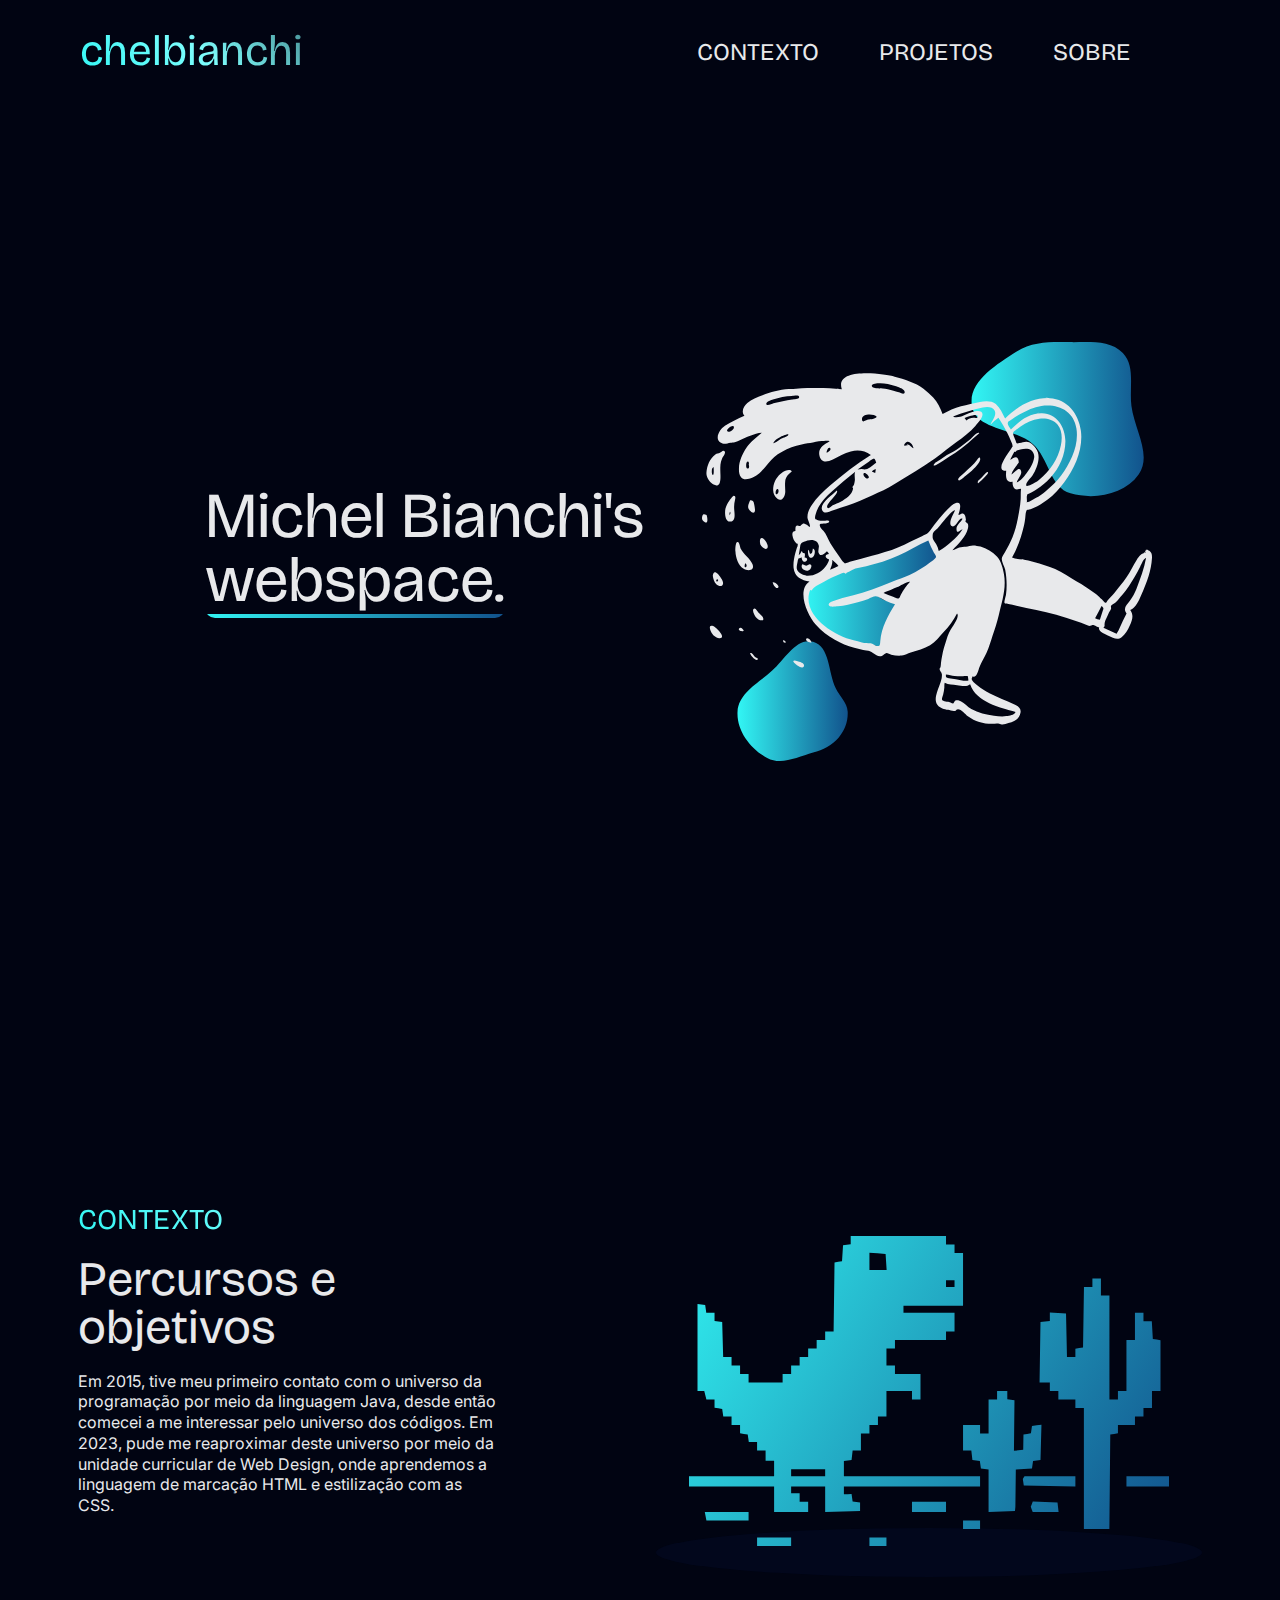
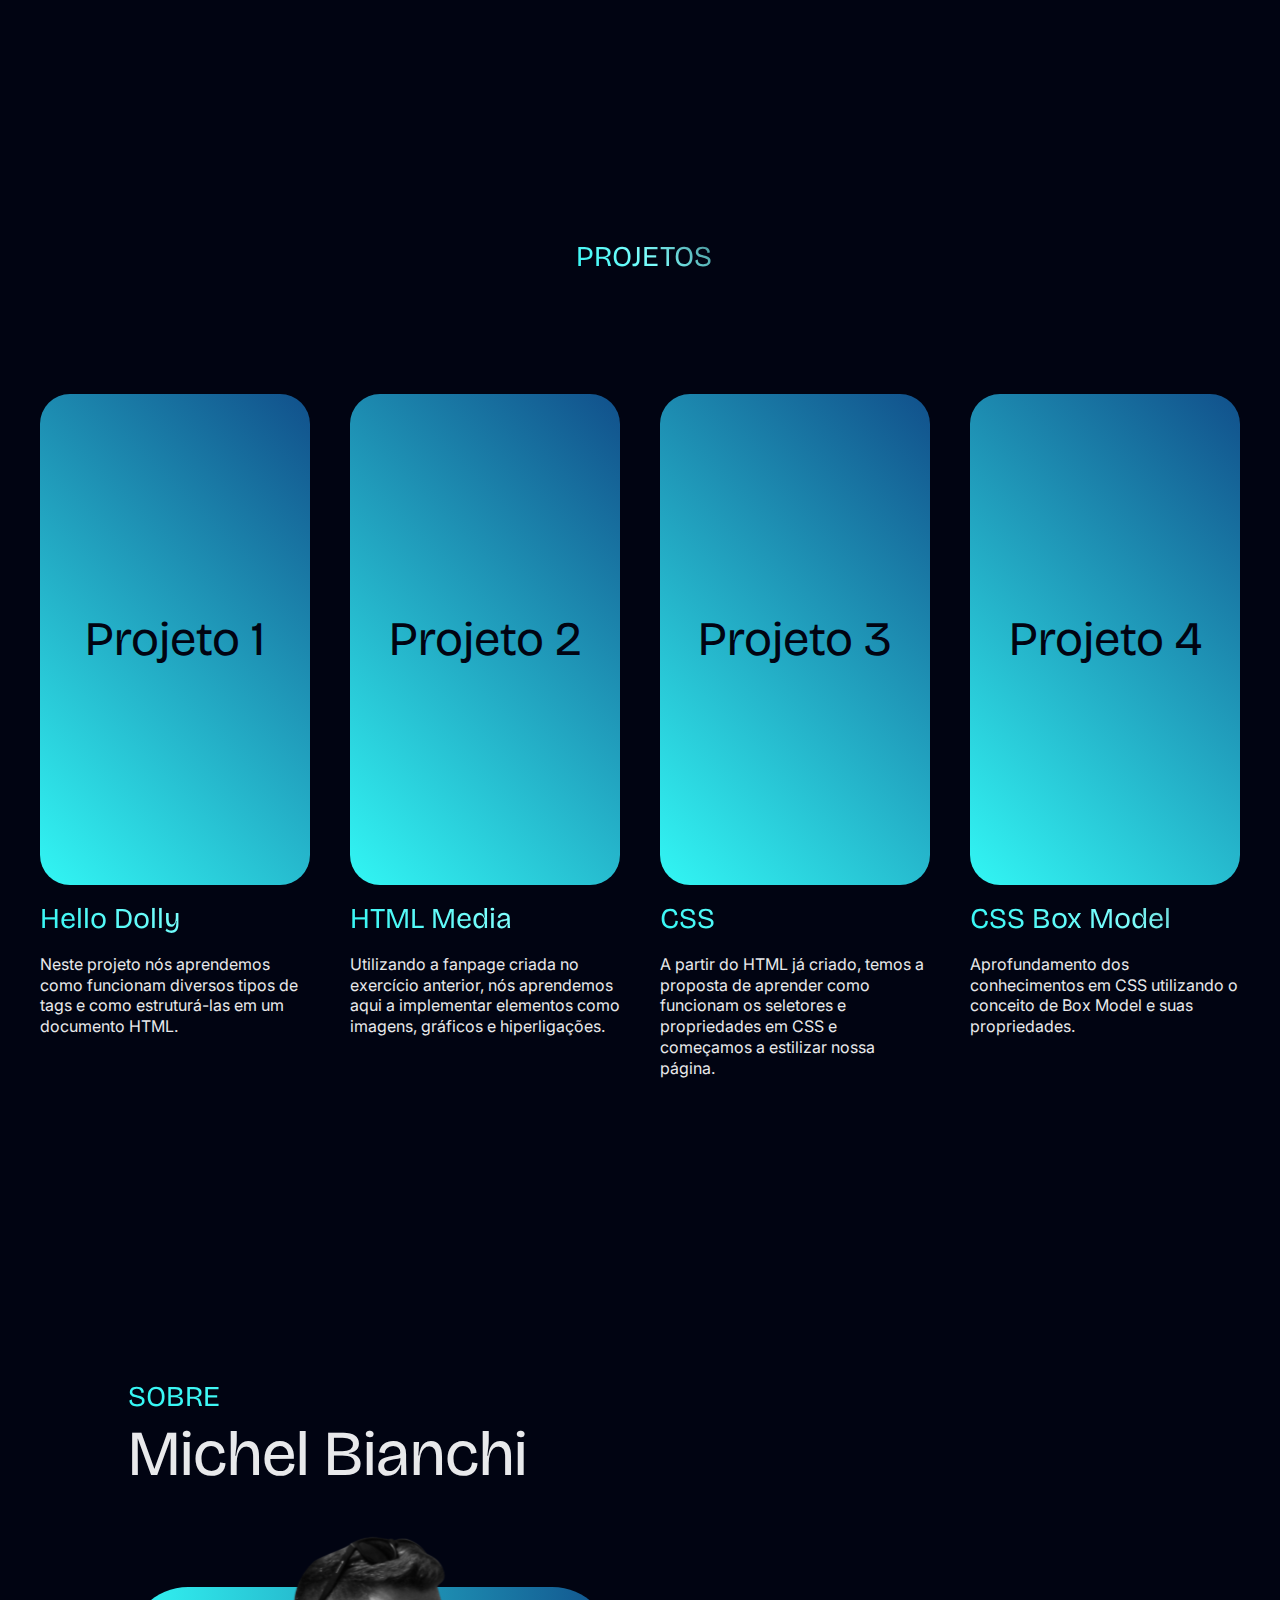
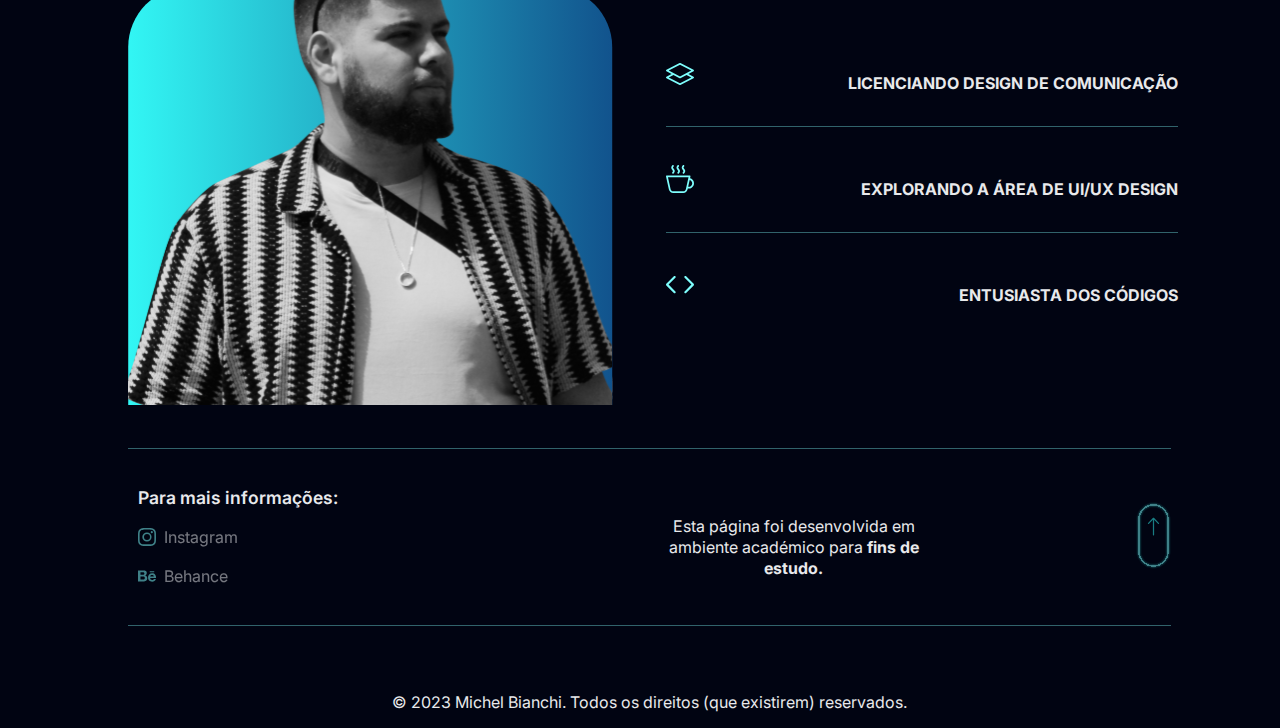
<file: index.html>
<!DOCTYPE html>
<html lang="en">
  <head>
    <meta charset="UTF-8" />
    <meta http-equiv="X-UA-Compatible" content="IE=edge" />
    <meta name="viewport" content="width=device-width, initial-scale=1.0" />
    <link
      rel="stylesheet"
      href="https://cdnjs.cloudflare.com/ajax/libs/font-awesome/6.0.0-beta2/css/all.min.css"
      integrity="sha512-YWzhKL2whUzgiheMoBFwW8CKV4qpHQAEuvilg9FAn5VJUDwKZZxkJNuGM4XkWuk94WCrrwslk8yWNGmY1EduTA=="
      crossorigin="anonymous"
      referrerpolicy="no-referrer"
    />
    <link rel="icon" type="icon" href="./assets/media/icons/favicon-chel.svg" />
    <!-- Tentar fazer o pré carregamento da fonte, para conseguir ser lida pelo navegador mais rapido -->
    <!-- Referencia: https://css-tricks.com/how-to-load-fonts-in-a-way-that-fights-fout-and-makes-lighthouse-happy/ -->
    <!-- Fonte display h1, h2, h3 e h4 -->
    <link rel="preconnect" href="https://fonts.googleapis.com" />
    <link rel="preconnect" href="https://fonts.gstatic.com" crossorigin />
    <link
      href="https://fonts.googleapis.com/css2?family=Bricolage+Grotesque:opsz,wght@12..96,700&display=swap"
      rel="stylesheet"
    />
    <!-- Mesma coisa com a fonte p regular e p bold -->
    <link rel="preconnect" href="https://fonts.googleapis.com" />
    <link rel="preconnect" href="https://fonts.gstatic.com" crossorigin />
    <link
      href="https://fonts.googleapis.com/css2?family=Inter:wght@100..900&display=swap"
      rel="stylesheet"
    />
    <meta name="author" content="Michel Bianchi" />
    <meta name="keywords" content="Portfolio, Web Design, FBAUP, Pedro Amado" />
    <meta
      name="description"
      content="Esta página foi criada no âmbito da Unidade Curricular de Web Design, pertencente a grade curricular do ano 2023/2024 da Licenciatura em Design de Comunicação na Faculdade de Belas Artes da Universidade do Porto."
    />
    <meta name="data.created" content="2024-01-04" />
    <link rel="stylesheet" href="./assets/css/reset.css" />
    <link rel="stylesheet" href="./assets/css/styles.css" />
    <link rel="stylesheet" href="./assets/css/navbar.css" />
    <title>Michel Bianchi's webspace</title>
  </head>

  <body>
    <header>
      <nav>
        <ul class="nav-bar">
          <li class="logo">
            <h3>chelbianchi</h3>
          </li>
          <input type="checkbox" id="check" />
          <span class="menu">
            <li><a href="#context">Contexto</a></li>
            <li><a href="#projects">Projetos</a></li>
            <li><a href="#about">Sobre</a></li>
            <label for="check" class="close-menu"
              ><i class="fas fa-times"></i
            ></label>
          </span>
          <label for="check" class="open-menu"
            ><i class="fas fa-bars"></i
          ></label>
        </ul>
      </nav>
    </header>

    <main>
      <!-- Pagina Home -->
      <section class="hero">
        <h1>
          Michel Bianchi's
          <span class="textgradient"
            >webspace<span class="colourdot">.</span></span
          >
        </h1>

        <!-- Só aparece na versão mobile -->
        <figure>
          <img
            src="./assets/media/image/landingpage-mobile-illustration.svg"
            alt="Duas barras de decoração com gradiente ciano com azul marinho"
          />

          <img
            src="./assets/media/image/landingpage-mobile-right-illustration.svg"
            alt="Duas barras de decoração com gradiente ciano com azul marinho"
          />
        </figure>

        <!-- Ilustração landing page -->
        <figure>
          <img
            src="./assets/media/image/landingpage-illustration.svg"
            alt="Ilustração Open Doodles por Pablo Stanley"
            width="450px"
          />
        </figure>
      </section>

      <!-- Contextualização do exercício 5 -->
      <section class="context" id="context">
        <div class="context-div">
          <h3>CONTEXTO</h3>
          <h2>Percursos e objetivos</h2>
          <p>
            Em 2015, tive meu primeiro contato com o universo da programação por
            meio da linguagem Java, desde então comecei a me interessar pelo
            universo dos códigos. Em 2023, pude me reaproximar deste universo
            por meio da unidade curricular de Web Design, onde aprendemos a
            linguagem de marcação HTML e estilização com as CSS. 
          </p>
        </div>

        <!-- Ilustração secção de contexto -->
        <figure>
          <img
            src="./assets/media/image/context-illustration.svg"
            alt="Ilustração do Google Dinossour em pixelart"
          />
        </figure>
      </section>

      <!-- Exposição dos exercícios (decidi nomear como projetos porquê minha fonte não tem suporte a acentuação. Pf professor não me mate!!!) -->
      <section class="projects" id="projects">
        <h3>PROJETOS</h3>
        <!-- Aqui começam os cards para cada projeto -- />
  
        <!-- Exercício 1 -->
        <article class="cards">
          <a href="./assets/exercicios/ex01/index.html" target="_blank"
            ><h2>Projeto 1</h2></a
          >
          <a href="./assets/exercicios/ex01/index.html" target="_blank"
            ><h2>#01</h2></a
          >
          <div class="cards-text">
            <h3>Hello Dolly</h3>
            <p>
              Neste projeto nós aprendemos como funcionam diversos tipos de tags
              e como estruturá-las em um documento HTML.
            </p>
            <a href="./assets/exercicios/ex01/index.html"
              ><p>Confira aqui</p></a
            >
          </div>
        </article>

        <!-- Exercicio 2 -->
        <article class="cards">
          <a href="./assets/exercicios/ex02/index.html" target="_blank"
            ><h2>Projeto 2</h2></a
          >
          <a href="./assets/exercicios/ex02/index.html" target="_blank"
            ><h2>#02</h2></a
          >
          <div class="cards-text">
            <h3>HTML Media</h3>
            <p>
              Utilizando a fanpage criada no exercício anterior, nós aprendemos
              aqui a implementar elementos como imagens, gráficos e
              hiperligações.
            </p>
            <a href="./assets/exercicios/ex02/index.html"
              ><p>Confira aqui</p></a
            >
          </div>
        </article>

        <!-- Exercício 3 -->
        <article class="cards">
          <a href="./assets/exercicios/ex03/index.html" target="_blank"
            ><h2>Projeto 3</h2></a
          >
          <a href="./assets/exercicios/ex03/index.html" target="_blank"
            ><h2>#03</h2></a
          >
          <div class="cards-text">
            <h3>CSS</h3>
            <p>
              A partir do HTML já criado, temos a proposta de aprender como
              funcionam os seletores e propriedades em CSS e começamos a
              estilizar nossa página.
            </p>
            <a href="./assets/exercicios/ex03/index.html"
              ><p>Confira aqui</p></a
            >
          </div>
        </article>

        <!-- Exercício 4 -->
        <article class="cards">
          <a href="./assets/exercicios/ex04/index.html" target="_blank"
            ><h2>Projeto 4</h2></a
          >
          <a href="./assets/exercicios/ex04/index.html" target="_blank"
            ><h2>#04</h2></a
          >
          <div class="cards-text">
            <h3>CSS Box Model</h3>
            <p>
              Aprofundamento dos conhecimentos em CSS utilizando o conceito de
              Box Model e suas propriedades.
            </p>
            <a href="./assets/exercicios/ex04/index.html"
              ><p>Confira aqui</p></a
            >
          </div>
        </article>
      </section>

      <!-- Um bocado sobre mim -->
      <section class="about" id="about">
        <div class="titleAbout">
          <h3>SOBRE</h3>
          <h1>Michel Bianchi</h1>
        </div>

        <div class="rightAbout">
          <ul>
            <li>
              <img
                src="./assets/media/icons/about/degree.svg"
                alt="Icone de camadas"
              />
              <p>LICENCIANDO DESIGN DE COMUNICAÇÃO</p>
            </li>

            <li>
              <img
                src="./assets/media/icons/about/explore.svg"
                alt="Icone de código"
              />
              <p>EXPLORANDO A ÁREA DE UI/UX DESIGN</p>
            </li>

            <li>
              <img
                src="./assets/media/icons/about/code.svg"
                alt="Icone de caneca a soltar vapor"
              />
              <p>ENTUSIASTA DOS CÓDIGOS</p>
            </li>
          </ul>
        </div>

        <div class="leftAbout">
          <!-- Fotografia -->
          <figure>
            <img
              src="./assets/media/image/about-illustration.svg"
              alt="Fotografia de Michel Bianchi a preto e branco com o fundo em gradiente ciano com azul marinho"
              min-width="200px"
              max-width="380px"
            />
          </figure>
        </div>
      </section>
    </main>

    <footer>
      <div class="bottomAbout">
        <ul>
          <li>
            <span>Para mais informações:</span>
          </li>
          <li>
            <a href="https://www.instagram.com/chelbianchi/" target="_blank">
              <svg
                xmlns="http://www.w3.org/2000/svg"
                width="18"
                height="18"
                fill="currentColor"
                class="bi bi-instagram"
                viewBox="0 0 16 16"
              >
                <path
                  d="M8 0C5.829 0 5.556.01 4.703.048 3.85.088 3.269.222 2.76.42a3.9 3.9 0 0 0-1.417.923A3.9 3.9 0 0 0 .42 2.76C.222 3.268.087 3.85.048 4.7.01 5.555 0 5.827 0 8.001c0 2.172.01 2.444.048 3.297.04.852.174 1.433.372 1.942.205.526.478.972.923 1.417.444.445.89.719 1.416.923.51.198 1.09.333 1.942.372C5.555 15.99 5.827 16 8 16s2.444-.01 3.298-.048c.851-.04 1.434-.174 1.943-.372a3.9 3.9 0 0 0 1.416-.923c.445-.445.718-.891.923-1.417.197-.509.332-1.09.372-1.942C15.99 10.445 16 10.173 16 8s-.01-2.445-.048-3.299c-.04-.851-.175-1.433-.372-1.941a3.9 3.9 0 0 0-.923-1.417A3.9 3.9 0 0 0 13.24.42c-.51-.198-1.092-.333-1.943-.372C10.443.01 10.172 0 7.998 0zm-.717 1.442h.718c2.136 0 2.389.007 3.232.046.78.035 1.204.166 1.486.275.373.145.64.319.92.599s.453.546.598.92c.11.281.24.705.275 1.485.039.843.047 1.096.047 3.231s-.008 2.389-.047 3.232c-.035.78-.166 1.203-.275 1.485a2.5 2.5 0 0 1-.599.919c-.28.28-.546.453-.92.598-.28.11-.704.24-1.485.276-.843.038-1.096.047-3.232.047s-2.39-.009-3.233-.047c-.78-.036-1.203-.166-1.485-.276a2.5 2.5 0 0 1-.92-.598 2.5 2.5 0 0 1-.6-.92c-.109-.281-.24-.705-.275-1.485-.038-.843-.046-1.096-.046-3.233s.008-2.388.046-3.231c.036-.78.166-1.204.276-1.486.145-.373.319-.64.599-.92s.546-.453.92-.598c.282-.11.705-.24 1.485-.276.738-.034 1.024-.044 2.515-.045zm4.988 1.328a.96.96 0 1 0 0 1.92.96.96 0 0 0 0-1.92m-4.27 1.122a4.109 4.109 0 1 0 0 8.217 4.109 4.109 0 0 0 0-8.217m0 1.441a2.667 2.667 0 1 1 0 5.334 2.667 2.667 0 0 1 0-5.334"
                />
              </svg>
              <span>Instagram</span>
              <!-- não sei porque, mas quando coloco isto num <p> ele não alinha no flex que coloquei no <a> -->
            </a>
          </li>

          <li>
            <a href="https://www.behance.net/michelbianchi" target="_blank">
              <svg
                xmlns="http://www.w3.org/2000/svg"
                width="18"
                height="18"
                fill="currentColor"
                class="bi bi-behance"
                viewBox="0 0 16 16"
              >
                <path
                  d="M4.654 3c.461 0 .887.035 1.278.14.39.07.711.216.996.391s.497.426.641.747c.14.32.216.711.216 1.137 0 .496-.106.922-.356 1.242-.215.32-.566.606-.997.817.606.176 1.067.496 1.348.922s.461.957.461 1.563c0 .496-.105.922-.285 1.278a2.3 2.3 0 0 1-.782.887c-.32.215-.711.39-1.137.496a5.3 5.3 0 0 1-1.278.176L0 12.803V3zm-.285 3.978c.39 0 .71-.105.957-.285.246-.18.355-.497.355-.887 0-.216-.035-.426-.105-.567a1 1 0 0 0-.32-.355 1.8 1.8 0 0 0-.461-.176c-.176-.035-.356-.035-.567-.035H2.17v2.31c0-.005 2.2-.005 2.2-.005zm.105 4.193c.215 0 .426-.035.606-.07.176-.035.356-.106.496-.216s.25-.215.356-.39c.07-.176.14-.391.14-.641 0-.496-.14-.852-.426-1.102-.285-.215-.676-.32-1.137-.32H2.17v2.734h2.305zm6.858-.035q.428.427 1.278.426c.39 0 .746-.106 1.032-.286q.426-.32.53-.64h1.74c-.286.851-.712 1.457-1.278 1.848-.566.355-1.243.566-2.06.566a4.1 4.1 0 0 1-1.527-.285 2.8 2.8 0 0 1-1.137-.782 2.85 2.85 0 0 1-.712-1.172c-.175-.461-.25-.957-.25-1.528 0-.531.07-1.032.25-1.493.18-.46.426-.852.747-1.207.32-.32.711-.606 1.137-.782a4 4 0 0 1 1.493-.285c.606 0 1.137.105 1.598.355.46.25.817.532 1.102.958.285.39.496.851.641 1.348.07.496.105.996.07 1.563h-5.15c0 .58.21 1.11.496 1.396m2.24-3.732c-.25-.25-.642-.391-1.103-.391-.32 0-.566.07-.781.176s-.356.25-.496.39a.96.96 0 0 0-.25.497c-.036.175-.07.32-.07.46h3.196c-.07-.526-.25-.882-.497-1.132zm-3.127-3.728h3.978v.957h-3.978z"
                />
              </svg>
              <span>Behance</span>
            </a>
          </li>
        </ul>

        <!-- Disclaimer -->
        <p>
          Esta página foi desenvolvida em ambiente académico para
          <span>fins de estudo.</span>
        </p>

        <!-- Botão para subir ao inicio da página -->
        <a href="#" class="botaoTopo">
          <img
            src="./assets/media/icons/about/pageup.svg"
            alt="Botão para topo"
            width="35px"
          />
        </a>
        <p>
          © 2023 Michel Bianchi. Todos os direitos (que existirem) reservados.
        </p>
      </div>
    </footer>
  </body>
</html>
</file>
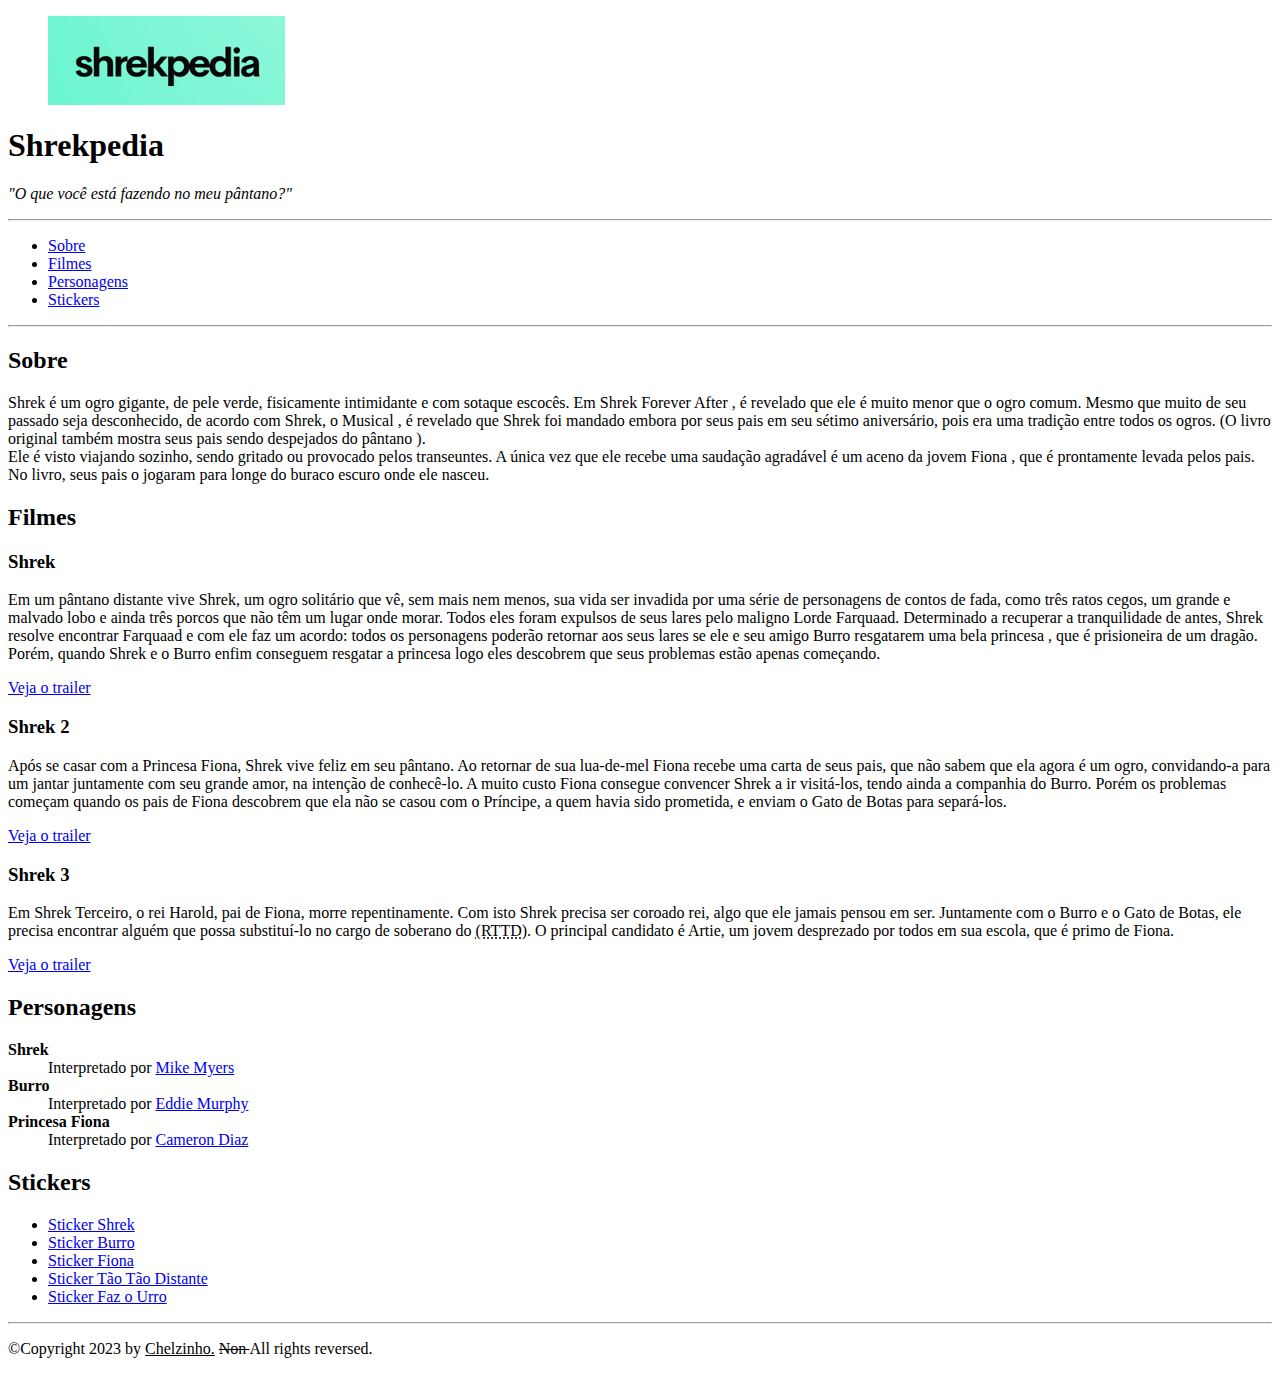
<file: assets/exercicios/ex01/index.html>
<html>
    <head>
        <meta charset="UTF-8"/>
        <meta name="viewport" content="width=device-width, initial-scale=1.0">
        <meta name="author" content="Michel Bianchi" />
        <meta name="description" content="Esta página tem como objetivo propagar a sabedoria que a Dreamworks tem a nos oferecer com os filmes de Shrek." />
        <meta name="keywokrs" content="Shrek, Dreamwokrs, FBAUp" />
        <!-- aqui pesquisei sobre bons usos de meta dados e como eles podem auxiliar para encontrarem tanto a página da web, quanto para achar informações sobre quem a construiu -->
        <link rel="icon" href="favicon.ico" type="image/x-icon" />
        <!-- Tentei colocar um ícone para personalizar a aba do Chrome -->
        <title>
            Shrekpedia
        </title>      
    </head>

    <body>
        <header>
            <!-- Criei uma logo para o Shrekpedia -->
            <figure>
                <img 
            src="images/shrekpedia.png" 
            alt="Logomarca escrito Shrekpedia a preto e com fundo verde gua" 
            width="20%"
            title="Shrekpedia Logo"
            />
            <figcaption>
                <!-- aqui se coloca uma descrição visual da imagem -->
            </figcaption>
            </figure>
            
            <h1>Shrekpedia</h1>
            <p>
                <em>"O que você está fazendo no meu pântano?"</em>
            </p>
            <hr/>
        </header>

        <nav>
            <ul>
                <li><a href="#sobre">Sobre</a></li>
                <li><a href="#filmes">Filmes</a></li>
                <li><a href="#personagens">Personagens</a></li>
                <li><a href="#stickers">Stickers</a></li>
                <!-- Vou tentar criar um link ancora para clicar e redirecionar no local da página em que aborda o assunto -->
            </ul>
            <hr/>
        </nav>

        <main>
            <h2 id="sobre">Sobre</h2>
            <article>
                <p>
                    Shrek é um ogro gigante, de pele verde, fisicamente intimidante e com sotaque escocês. Em Shrek Forever After , é revelado que ele é muito menor que o ogro comum. Mesmo que muito de seu passado seja desconhecido, de acordo com Shrek, o Musical , é revelado que Shrek foi mandado embora por seus pais em seu sétimo aniversário, pois era uma tradição entre todos os ogros. (O livro original também mostra seus pais sendo despejados do pântano ).<br/>Ele é visto viajando sozinho, sendo gritado ou provocado pelos transeuntes. A única vez que ele recebe uma saudação agradável é um aceno da jovem Fiona , que é prontamente levada pelos pais. No livro, seus pais o jogaram para longe do buraco escuro onde ele nasceu.
                </p>
            </article>

            <!-- Aqui começa o artigo sobre filmes. Coloquei os filmes como <sections> dentro do <article> pois vi no MDNWD que ficaria mais estruturado deste modo. Porém ainda possuo dúvidas sobre o melhor uso para cada um-->
            <h2 id="filmes">Filmes</h2>
            <article>
                <section>
                <h3>Shrek</h3>
                <p>Em um pântano distante vive Shrek, um ogro solitário que vê, sem mais nem menos, sua vida ser invadida por uma série de personagens de contos de fada, como três ratos cegos, um grande e malvado lobo e ainda três porcos que não têm um lugar onde morar. Todos eles foram expulsos de seus lares pelo maligno Lorde Farquaad. Determinado a recuperar a tranquilidade de antes, Shrek resolve encontrar Farquaad e com ele faz um acordo: todos os personagens poderão retornar aos seus lares se ele e seu amigo Burro resgatarem uma bela princesa , que é prisioneira de um dragão. Porém, quando Shrek e o Burro enfim conseguem resgatar a princesa logo eles descobrem que seus problemas estão apenas começando.</p>
                <a href="https://www.youtube.com/watch?v=CwXOrWvPBPk" target="_blank" rel="external">Veja o trailer</a>
                <!-- Adicionei target e rel para que quando o usuário clique no link, abre-se uma nova aba e o direciona para o link pela nova aba. Deste modo, ele pode continuar a visualizar o conteudo sem ter que voltar. -->
            </section>

            <section>
                <h3>Shrek 2</h3>    
                <p>Após se casar com a Princesa Fiona, Shrek  vive feliz em seu pântano. Ao retornar de sua lua-de-mel Fiona recebe uma carta de seus pais, que não sabem que ela agora é um ogro, convidando-a para um jantar juntamente com seu grande amor, na intenção de conhecê-lo. A muito custo Fiona consegue convencer Shrek a ir visitá-los, tendo ainda a companhia do Burro. Porém os problemas começam quando os pais de Fiona descobrem que ela não se casou com o Príncipe, a quem havia sido prometida, e enviam o Gato de Botas para separá-los.
                </p>
                <a href="https://www.youtube.com/watch?v=xBgSfhp5Fxo" target="_blank" rel="external">Veja o trailer</a>
            </section>

            <section>
                <h3>Shrek 3</h3>
                <p>
                    Em Shrek Terceiro, o rei Harold, pai de Fiona, morre repentinamente. Com isto Shrek precisa ser coroado rei, algo que ele jamais pensou em ser. Juntamente com o Burro e o Gato de Botas, ele precisa encontrar alguém que possa substituí-lo no cargo de soberano do <abbr title="Reino de Tão, Tão Distante">(RTTD)</abbr>. O principal candidato é Artie, um jovem desprezado por todos em sua escola, que é primo de Fiona.
                </p>
                <a href="https://www.youtube.com/watch?v=5KhMx85eaOM" target="_blank" rel="external">Veja o trailer</a>
            </section>

            <article>
                <h2 id="personagens">Personagens</h2>
            <dl>
                <dt><strong>Shrek</strong></dt>
                <dd>Interpretado por <a href="https://en.wikipedia.org/wiki/Mike_Myers" target="_blank" rel="external">Mike Myers</a> </dd>
                <dt><strong>Burro</strong></dt>
                <dd>Interpretado por <a href="https://en.wikipedia.org/wiki/Eddie_Murphy" target="_blank" rel="external">Eddie Murphy</a> </dd>
                <dt><strong>Princesa Fiona</strong></dt>
                <dd>Interpretado por <a href="https://en.wikipedia.org/wiki/Cameron_Diaz" target="_blank" rel="external">Cameron Diaz</a></dd>
              </dl>
            </article>

            <aside>
                <h2 id="stickers">Stickers</h2>
                <ul>
                  <li><a href="stickers/">Sticker Shrek</a></li>
                  <li><a href="stickers/">Sticker Burro</a></li>
                  <li><a href="stickers/">Sticker Fiona</a></li>
                  <li><a href="stickers/">Sticker Tão Tão Distante</a></li>
                  <li><a href="stickers/">Sticker Faz o Urro</a></li>
                </ul>
              </aside>
              <hr/>
        </main>
        <footer>
            <p>©Copyright 2023 by <ins>Chelzinho.</ins> <del>Non </del>All rights reversed.</p>
        </footer>
    </body>
</html>


<!-- Preciso achar uma ideia para usar blockquote -->

<!--  
<blockquote cite="http://">
    <p>Tenho que escrever alguma coisa aqui para utilizar no quote.</p>
  </blockquote>
  -->
</file>
<file: assets/css/styles.css>
/* Autor: Michel Bianchi */
/* Faculdade de Belas Artes da Universidade do Porto */
/* Data de criação: 04/01/2024 */
/* Data da última modificação: 14/01/2024 */

/* Variáveis */
:root {
  --background-color: #010412;
  --main-color: #32f6f4;
  --secondary-color: #7efefd;
  --lighter-color: #31636b;
  --gradient-color: linear-gradient(45deg, #32f6f4, #11508b);
  --font-size: 16px;
  --text-color: #e8e9eb;
}

/* Fontes utilizadas */
@font-face {
  font-family: "Bricolage Grotesque", "Trebuchet MS", Helvetica, sans-serif;
  src: local(Bricolage Grotesque)
    url(https://fonts.googleapis.com/css2?family=Bricolage+Grotesque:opsz,wght@12..96,700&display=swap)
    format("opentype");
}

@font-face {
  font-family: "Inter", "Roboto", Arial, Helvetica, sans-serif;
  src: local(Inter)
    url("https://fonts.googleapis.com/css2?family=Inter:wght@100..900&display=swap");
}

html,
body {
  width: 100%;
  height: 100%;
  font-size: 1em;
  background-color: var(--background-color);
}

/* Versão telemóvel */
@media screen and (max-width: 876px) {
  h1 {
    font-family: "Bricolage Grotesque";
    font-size: 2.25em;
    color: var(--text-color);
  }
  h2 {
    font-family: "Bricolage Grotesque";
    font-size: 1.75em;
    color: var(--text-color);
  }
  h3 {
    font-family: "Bricolage Grotesque";
    font-size: 1rem;
    color: var(--text-color);
  }
  h4 {
    font-family: "Bricolage Grotesque";
    font-size: 0.875em;
    color: var(--text-color);
  }
  p {
    font-family: "Inter";
    font-size: 0.875em;
    color: var(--text-color);
    line-height: 1.3em;
  }

  body {
    width: 100vw;
  }

  /* ------------------ modificações no .hero---------------- */

  .hero {
    position: relative;
    display: flex;
    align-items: center;
    flex-direction: column;
    justify-content: center;
    height: 100vh;
    width: 100%;
  }

  /* esta ilustração só aparece na versão desktop */
  .hero figure:nth-of-type(2) {
    display: none;
  }

  /* Barra decorativa da esquerda */
  .hero figure:nth-of-type(1) img:first-child {
    position: absolute;
    top: 20vh;
    left: 0;
    width: 35%;
    max-width: 160px;
  }

  /* barra decorativa da direita */
  .hero figure:nth-of-type(1) img:last-child {
    position: absolute;
    top: 70vh;
    right: 0;
    width: 35%;
    max-width: 160px;
  }

  /* Título */
  .hero h1 {
    width: 70%;
    text-align: center;
  }

  /* Sublinhado do título */
  .textgradient {
    border-radius: 10px;
    background-image: var(--gradient-color);
    background-repeat: no-repeat;
    background-size: 100% 4px;
    background-position: left bottom;
  }

  /* --------------- MODIFICAÇÕES NO .CONTEXT ----------------*/
  .context {
    position: relative;
    display: flex;
    align-items: center;
    flex-direction: column;
    justify-content: flex-start;
    height: 90vh;
    width: 100%;
    padding-left: 24px;
    padding-right: 24px;
  }

  /* contentor do texto */
  .context-div {
    width: 100%;
    margin-top: 20%;
    line-height: 1em;
  }

  /* alterei somente a cor do h3 */
  .context-div h3 {
    color: var(--main-color);
  }

  /* Espaço entre o h3 e o h2 */
  .context-div h3,
  h2 {
    line-height: 1em;
    padding-bottom: 15px;
  }

  /* Manupulação da ilustração */
  .context figure img {
    width: 100%;
    min-width: 50%;
    max-width: 85%;
    margin-top: 10vh;
    margin-left: 20px;
  }

  /* ------------------- MODIFICAÇÕES NO .PROJECTS------------- */
  .projects {
    position: relative;
    display: flex;
    justify-content: center;
    flex-direction: column;
    height: 180vh;
    width: 100%;
  }

  /* Titulo da section */
  .projects > h3:nth-of-type(1) {
    text-align: center;
    padding: 40px 0px;
    font-size: 1.2em;
  }

  /* Cards dos projetos */
  .cards {
    display: flex;
    flex-direction: row;
    justify-content: center;
    width: 100%;
    height: 40%;
    padding-left: 24px;
    padding-right: 30px;
    margin-bottom: 30px;

    list-style: none;
  }

  /* Somente versão desktop */
  .cards a:nth-of-type(1) {
    display: none;
  }

  /* Cor do número do card */
  .cards a h2 {
    color: var(--background-color);
  }

  /* Fundo do numero de cada card */
  .cards a:nth-of-type(2) {
    display: flex;
    justify-content: center;
    align-items: center;
    background-color: var(--main-color);
    background-image: var(--gradient-color);
    text-decoration: none;
    padding-left: 20px;
    padding-right: 30px;
    border-radius: 10px;
    width: 30%;
  }

  /* Textos de cada card */
  .cards-text {
    line-height: 1em;
    margin-left: 20px;
    min-width: 40%;
    max-width: 70%;
    line-height: 1em;
  }

  /* Espaçamento entre o h3 e o paragrafo */
  .cards-text h3,
  p {
    padding-bottom: 10px;
    margin-right: 0px;
  }

  .cards-text h3 {
    padding-top: 12px;
  }

  .cards .cards-text a p {
    color: var(--main-color);
  }

  /* Botão "Confira aqui" */
  .cards .cards-text a {
    display: flex;
    flex-direction: column;
    justify-content: end;
    text-decoration: none;
    font-family: "Inter";
    font-weight: 600;
    font-size: 1em;
    padding-top: 10px;
  }

  /* -------------------- MODIFICAÇÕES NO .ABOUT -------------------- */
  .about {
    position: relative;
    width: 100%;
  }

  /* Titulo do section about */
  .titleAbout {
    position: relative;
    left: 4%;
    width: 90%;
    top: 5vh;
  }

  .titleAbout h3 {
    color: var(--main-color);
    padding-bottom: 10px;
  }

  /* descrição about */
  .rightAbout {
    position: relative;
    display: flex;
    flex-direction: column;
    justify-content: center;
    width: 90%;
    left: 4%;
    top: 10vh;
  }

  .rightAbout ul li p {
    font-size: 0.7em;
    font-weight: 700;
  }

  .rightAbout li {
    display: flex;
    align-items: center;
    justify-content: space-between;
    width: 100%;
    padding-bottom: 20px;
    padding-top: 20px;
    border-bottom: 1.5px solid var(--lighter-color);
  }

  .rightAbout li:nth-of-type(3) {
    border-bottom: #010412;
  }

  /* Imagem no about */
  .leftAbout {
    display: flex;
    justify-content: center;
    position: relative;
    left: 4%;
    top: 13vh;
    width: 90%;
  }

  .leftAbout figure {
    text-align: center;
    width: 80%;
  }

  .leftAbout figure img {
    width: 80%;
  }

  /* Modificações no bottom da section about */
  .bottomAbout {
    position: relative;
    display: flex;
    flex-direction: column;
    top: 16vh;
    left: 4%;
    width: 90%;
    height: 15%;
  }

  /* Separador de cima*/
  .bottomAbout ul li:nth-of-type(1) {
    padding-top: 20px;
    border-top: 1.5px solid var(--lighter-color);
  }

  /* Separador de baixo */
  .bottomAbout ul li:nth-of-type(3) {
    border-bottom: 1.5px solid var(--lighter-color);
  }

  /* Alinhamento dos botoes do Intagram e Behance */
  .bottomAbout ul li a {
    display: flex;
    align-items: center;
    gap: 0.5em;
    text-decoration: none;
    margin: 1.3em 0 1.3em 0px;
  }

  /* Texto dos botões */
  .bottomAbout ul li a span {
    text-decoration: none;
    color: var(--text-color);
    font-family: "Inter";
    font-weight: 500;
    font-size: 0.8em;
  }

  /* Efeito para quando clicar no botão */
  .bottomAbout ul li a span:hover {
    color: var(--main-color);
  }

  /* Cor dos icones dos botões */
  .bottomAbout ul li a svg {
    fill: var(--secondary-color);
  }

  /* Paragrafo about */
  .bottomAbout p:nth-of-type(1) {
    padding-top: 20px;
    text-align: center;
  }

  /* Sublinhado gradiente no "fins de estudo" */
  .bottomAbout p span {
    background-image: var(--gradient-color);
    background-repeat: no-repeat;
    background-size: 100% 2px;
    background-position: left bottom;
  }

  /* Posicionamento do botão topo */
  .botaoTopo {
    position: absolute;
    right: 0;
    top: 5.5vh;
  }

  /* Copyright */
  .bottomAbout p:nth-of-type(2) {
    color: #858585;
    font-size: 0.6em;
    padding-top: 10px;
    text-align: center;
  }
}

@media screen and (min-width: 877px) {
  h1 {
    font-family: "Bricolage Grotesque";
    font-size: 4em;
    color: var(--text-color);
  }
  h2 {
    font-family: "Bricolage Grotesque";
    font-size: 3em;
    color: var(--text-color);
  }
  h3 {
    font-family: "Bricolage Grotesque";
    font-size: 1.8em;
    color: var(--text-color);
    background-image: linear-gradient(
      45deg,
      var(--main-color) 0%,
      var(--secondary-color) 29%,
      var(--lighter-color) 67%,
      var(--main-color) 100%
    );
    background-size: auto auto;
    background-clip: border-box;
    background-size: 200% auto;
    color: #fff;
    background-clip: text;
    -webkit-background-clip: text;
    -webkit-text-fill-color: transparent;
    animation: textclip 2s linear infinite;
  }

  @keyframes textclip {
    to {
      background-position: 200% center;
    }
  }
  h4 {
    font-family: "Bricolage Grotesque";
    font-size: 1.5em;
    color: var(--text-color);
  }
  p {
    font-family: "Inter";
    font-size: 1em;
    color: var(--text-color);
    line-height: 1.3em;
  }

  .nav-bar .logo h3 {
    font-size: 2.7em;
  }

  /* Estilização do header/menu */

  /* Animação de cor baseado no código: https://codepen.io/alvarotrigo/pen/PoKMyNO (faz parte do artigo sobre animações em css https://alvarotrigo.com/blog/css-text-animations/) */

  /* Tentei first child mas não funcionou. Então procurei no MDN alguns atributos e este funcionou para esconder a visualização no modo desktop */
  /* fonte: https://developer.mozilla.org/en-US/docs/Web/CSS/:first-of-type */

  /* Edição da secção hero  */
  .hero figure:first-of-type {
    display: none;
  }
  .hero {
    display: flex;
    align-items: center;
    justify-content: space-between;
    height: 100vh;
  }

  .hero h1 {
    width: 40%;
    margin-left: 6%;
  }

  .hero > figure:nth-of-type(2) {
    margin-right: 10%;
  }

  /* Tinha criado um elementro grafico no Figma para fazer este efeito de sublinhado, mas como gostava de colocar um efeito sublinhado com gradient como fiz no meu exercício 4, e para isto ocorrer, teria que fazer com código. Então usei o mesmo tutorial do exercício 4 mas agora sem o hover */
  /* Fonte: https://www.youtube.com/watch?v=zl0Z8CYQoIc&ab_channel=MarioSouto-DevSoutinho */
  .textgradient {
    border-radius: 10px;
    background-image: var(--gradient-color);
    background-repeat: no-repeat;
    background-size: 100% 4px;
    background-position: left bottom;
  }

  /* Usei o nth-of-type para selecionar um figure específico dentro da meu section .hero */
  /* Fonte: https://developer.mozilla.org/en-US/docs/Web/CSS/:nth-of-type */
  /* Posicionamento da ilustração */

  /* Modificações no .context */
  .context {
    display: flex;
    justify-content: space-around;
    align-items: center;
    height: 90vh;
  }

  .context-div {
    justify-content: space-around;
    flex-direction: column;
    align-content: space-between;
    width: 33%;
    height: 50%;
    margin-top: 0vh;
  }

  .context-div h2,
  p {
    padding-top: 20px;
  }

  .context-div h4 {
    color: var(--main-color);
  }

  .context-div p {
    line-height: 1.3em;
  }

  /* ---------------MODIFICAÇÕES NO .PROJECTS --------------------*/
  .projects {
    position: relative;
    display: flex;
    justify-content: space-around;
    align-items: center;
    height: 130vh;
    padding-left: 40px;
    padding-right: 40px;
  }

  /* Faz com que somente o h3 "Projetos" seja referenciado a o topo do section*/
  .projects > h3:first-of-type {
    position: absolute;
    display: flex;
    justify-content: space-around;
    top: 30px;
    left: 45%;
  }

  .cards > a:nth-of-type(2) {
    display: none;
  }
  .cards .cards-text a {
    display: none;
  }

  .cards {
    display: flex;
    flex-direction: column;
    margin-top: 10px; /* margin em relação ao topo */
    margin-left: 40px; /* Espaçamento entre os cards*/
    height: 70%;
    width: 40%;
  }

  /* Deixei o primeiro elemento sem o margin, pois só preciso do margin para espaçar os elementos entre si */
  .cards:first-of-type {
    margin-left: 0px;
  }

  .cards a {
    display: flex;
    width: 100%;
    height: 60%;
    border-radius: 30px;
    justify-content: center;
    align-items: center;
    text-decoration: none;
    background-color: var(--main-color);
    background-image: var(--gradient-color);
  }

  .cards a h2 {
    color: var(--background-color);
  }

  .cards a:nth-of-type(1):hover {
    background-image: var(--background-color);
  }

  /* Margem do h3 em relação ao card */
  .cards h3 {
    padding-top: 20px;
  }

  .cards p {
    line-height: 1.3em;
  }

  /* ------------------ MODIFICAÇÕES NO .ABOUT---------------- */
  .about {
    position: relative;
  }

  /* Sobre e Titulo */
  .about h3,
  h1 {
    position: relative;
    width: 80%;
    left: 10%;
    padding-bottom: 10px;
  }

  /* Lado esquerdo da página */
  .leftAbout {
    display: flex;
    flex-direction: column;
    align-items: flex-start;
    margin-left: 10%;
    width: 29%;
    margin-top: 30px;
  }

  .leftAbout h3 {
    padding-bottom: 20px;
    color: var(--main-color);
  }

  .leftAbout h1 {
    padding-bottom: 20px;
  }

  /* Lado direito da página */
  .rightAbout {
    position: absolute;
    display: flex;
    flex-direction: column;
    justify-content: center;
    width: 40%;
    top: 270px;
    right: 8%;
  }

  .rightAbout ul li {
    display: flex;
    align-items: center;
    justify-content: space-between;
  }

  .rightAbout ul li:not(:last-child) {
    padding-bottom: 2rem;
    border-bottom: 1.5px solid var(--lighter-color);
  }

  .rightAbout ul li:not(:first-child) {
    padding-top: 2rem;
  }

  .rightAbout ul li {
    display: flex;
    align-items: center;
    justify-content: space-between;
  }

  .rightAbout ul li p {
    font-weight: 700;
  }

  /* Footer */
  .bottomAbout {
    position: relative;
    display: flex;
    flex-direction: row;
    align-items: center;
    justify-content: space-between;
    gap: 5rem;
    width: 81.5%;
    margin-left: 10%;
    margin-top: 40px;
    border-top: 1.5px solid var(--lighter-color);
    border-bottom: 1.5px solid var(--lighter-color);
  }

  .bottomAbout ul {
    display: block;
    width: 30%;
    margin-left: 10px;
    padding-top: 40px;
    padding-bottom: 20px;
  }

  /* Edição dos links para o Instragram e Becance */
  .bottomAbout ul li a {
    display: flex;
    align-items: center;
    gap: 0.5em;
    text-decoration: none;
    margin: 1.3em 0 1.3em 0px;
  }

  .bottomAbout ul li a svg {
    fill: var(--secondary-color);
  }

  .bottomAbout ul li a {
    font-family: "Inter";
    font-size: 1em;
    color: var(--text-color);
    transition: 0.3s;
  }

  .bottomAbout a:hover {
    color: var(--main-color);
    opacity: 1;
  }

  .bottomAbout ul > li:first-of-type span {
    font-family: "Inter";
    font-size: 1.1em;
    font-weight: 600;
    color: var(--text-color);
  }

  .bottomAbout p:nth-of-type(1) {
    text-align: center;
    width: 30%;
    margin-bottom: 0px;
  }

  /* Texto do .bottomAbout */
  .bottomAbout p span {
    background-image: var(--gradient-color);
    background-repeat: no-repeat;
    background-size: 0% 2px;
    background-position: left bottom;
    font-weight: 700;
    transition: background-size 0.5s ease;
  }

  /* Aparece sublinhado no "fins de estudo" */
  .bottomAbout p span:hover {
    background-size: 100% 2px;
  }

  /* Hover do botão topo */
  .bottomAbout a {
    opacity: 0.5;
  }

  /* Copyright */
  .bottomAbout p:nth-of-type(2) {
    position: absolute;
    top: 24.8vh;
    width: 100%;
    text-align: center;
    padding-bottom: 15px;
  }
  /* Hover no copyright */
  .bottomAbout p:nth-of-type(2):hover {
    background-color: var(--main-color);
    background-image: var(--gradient-color);
    color: #010412;
    font-weight: 500;
  }
}
</file>
<file: assets/css/navbar.css>
/* Usei como referência o video https://www.youtube.com/watch?v=QQlxvj_GKss&ab_channel=DeltatyCode  */
/* tive de fazer uma página de estilos só pro nav-bar pois tratei dele depois da página pronta, então estava a dar erro e por isto fiz a parte */
* {
  box-sizing: border-box;
  margin: 0;
  padding: 0;
}

/* Variáveis */
:root {
  --background-color: #010412;
  --main-color: #32f6f4;
  --secondary-color: #7efefd;
  --lighter-color: #31636b;
  --gradient-color: linear-gradient(45deg, #32f6f4, #11508b);
  --font-size: 16px;
  --text-color: #e8e9eb;
}

/* Fontes utilizadas */
@font-face {
  font-family: "Bricolage Grotesque", "Trebuchet MS", Helvetica, sans-serif;
  src: local(Bricolage Grotesque)
    url(https://fonts.googleapis.com/css2?family=Bricolage+Grotesque:opsz,wght@12..96,700&display=swap)
    format("opentype");
}

@font-face {
  font-family: "Inter", "Roboto", Arial, Helvetica, sans-serif;
  src: local(Inter)
    url("https://fonts.googleapis.com/css2?family=Inter:wght@100..900&display=swap");
}

html,
body {
  width: 100%;
  height: 100%;
  font-size: 1em;
  background-color: var(--background-color);
}

body {
  font-family: "Bricolage Grotesque", sans-serif;
  color: var(--text-color);
  background-color: var(--background-color);
}
.nav-bar {
  width: 100%;
  display: flex;
  justify-content: space-between;
  align-items: center;
  list-style: none;
  position: relative;
  background-color: var(--color2);
  padding: 30px 150px 30px 80px;
}
.logo a h3 {
  text-decoration: none;
  list-style: none;
}
.menu {
  display: flex;
}
.menu li {
  padding-left: 60px;
}
.menu li a {
  display: inline-block;
  text-decoration: none;
  color: var(--text-color);
  text-align: center;
  transition: 0.15s ease-in-out;
  position: relative;
  text-transform: uppercase;
  font-size: 1.5em;
}
.menu li a:hover {
  color: var(--main-color);
  transition: 0.3s ease-in-out;
}
.open-menu,
.close-menu {
  position: absolute;
  color: var(--color1);
  cursor: pointer;
  font-size: 1.5rem;
  display: none;
}
.open-menu {
  top: 50%;
  right: 20px;
  transform: translateY(-50%);
}
.close-menu {
  top: 20px;
  right: 20px;
}
#check {
  display: none;
}
@media (max-width: 876px) {
  .nav-bar {
    padding: 20px 0px 20px 30px;
  }
  .menu {
    padding-right: 30px;
    color: var(--background-color);
    flex-direction: column;
    align-items: center;
    justify-content: center;
    width: 80%;
    height: 100vh;
    position: fixed;
    top: 0;
    right: -100%;
    z-index: 100;
    background-color: #01b7b4;
    transition: all 0.2s ease-in-out;
  }
  .menu li a {
    color: #010412;
  }

  .menu li a:hover {
    color: var(--text-color);
  }

  .logo h3 {
    font-size: 2em;
  }
  .menu li {
    margin-top: 40px;
  }
  .menu li a {
    padding: 10px;
  }
  .open-menu,
  .close-menu {
    display: block;
  }
  #check:checked ~ .menu {
    right: 0;
  }
}
</file>
